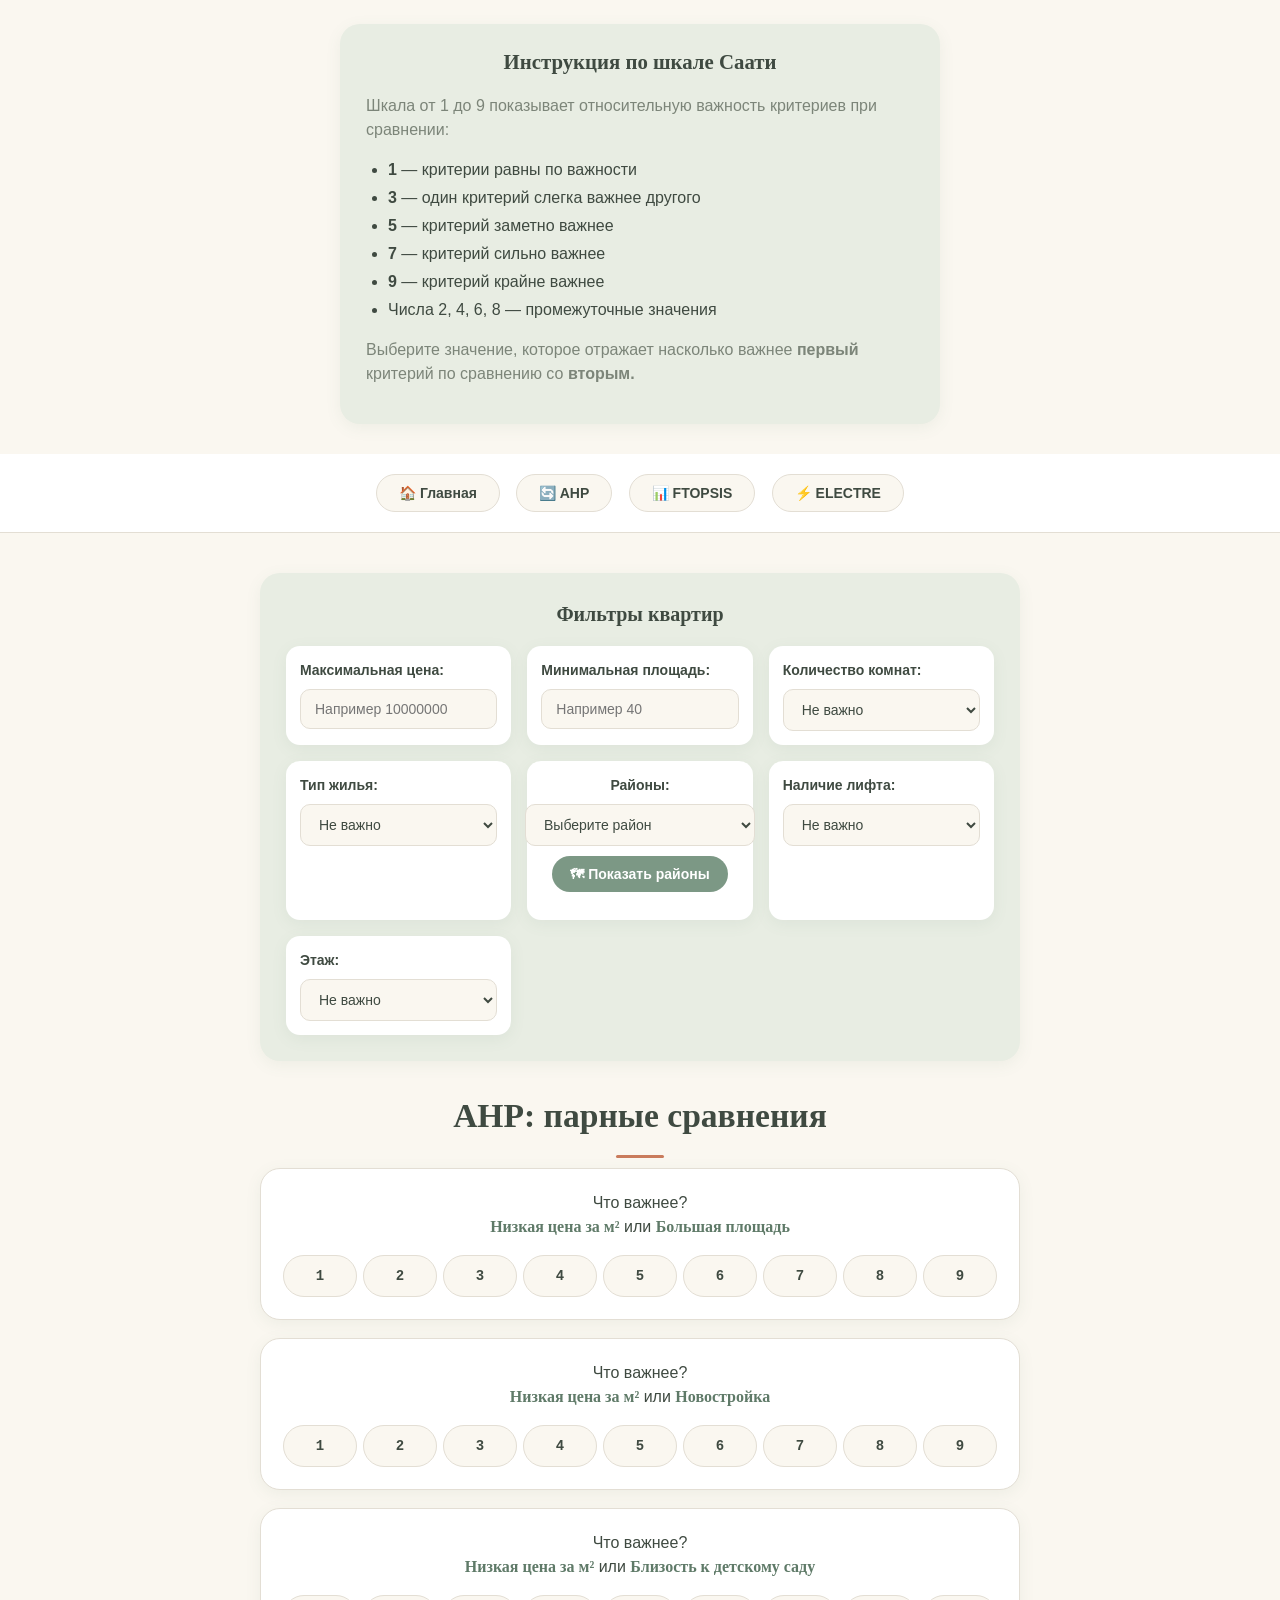
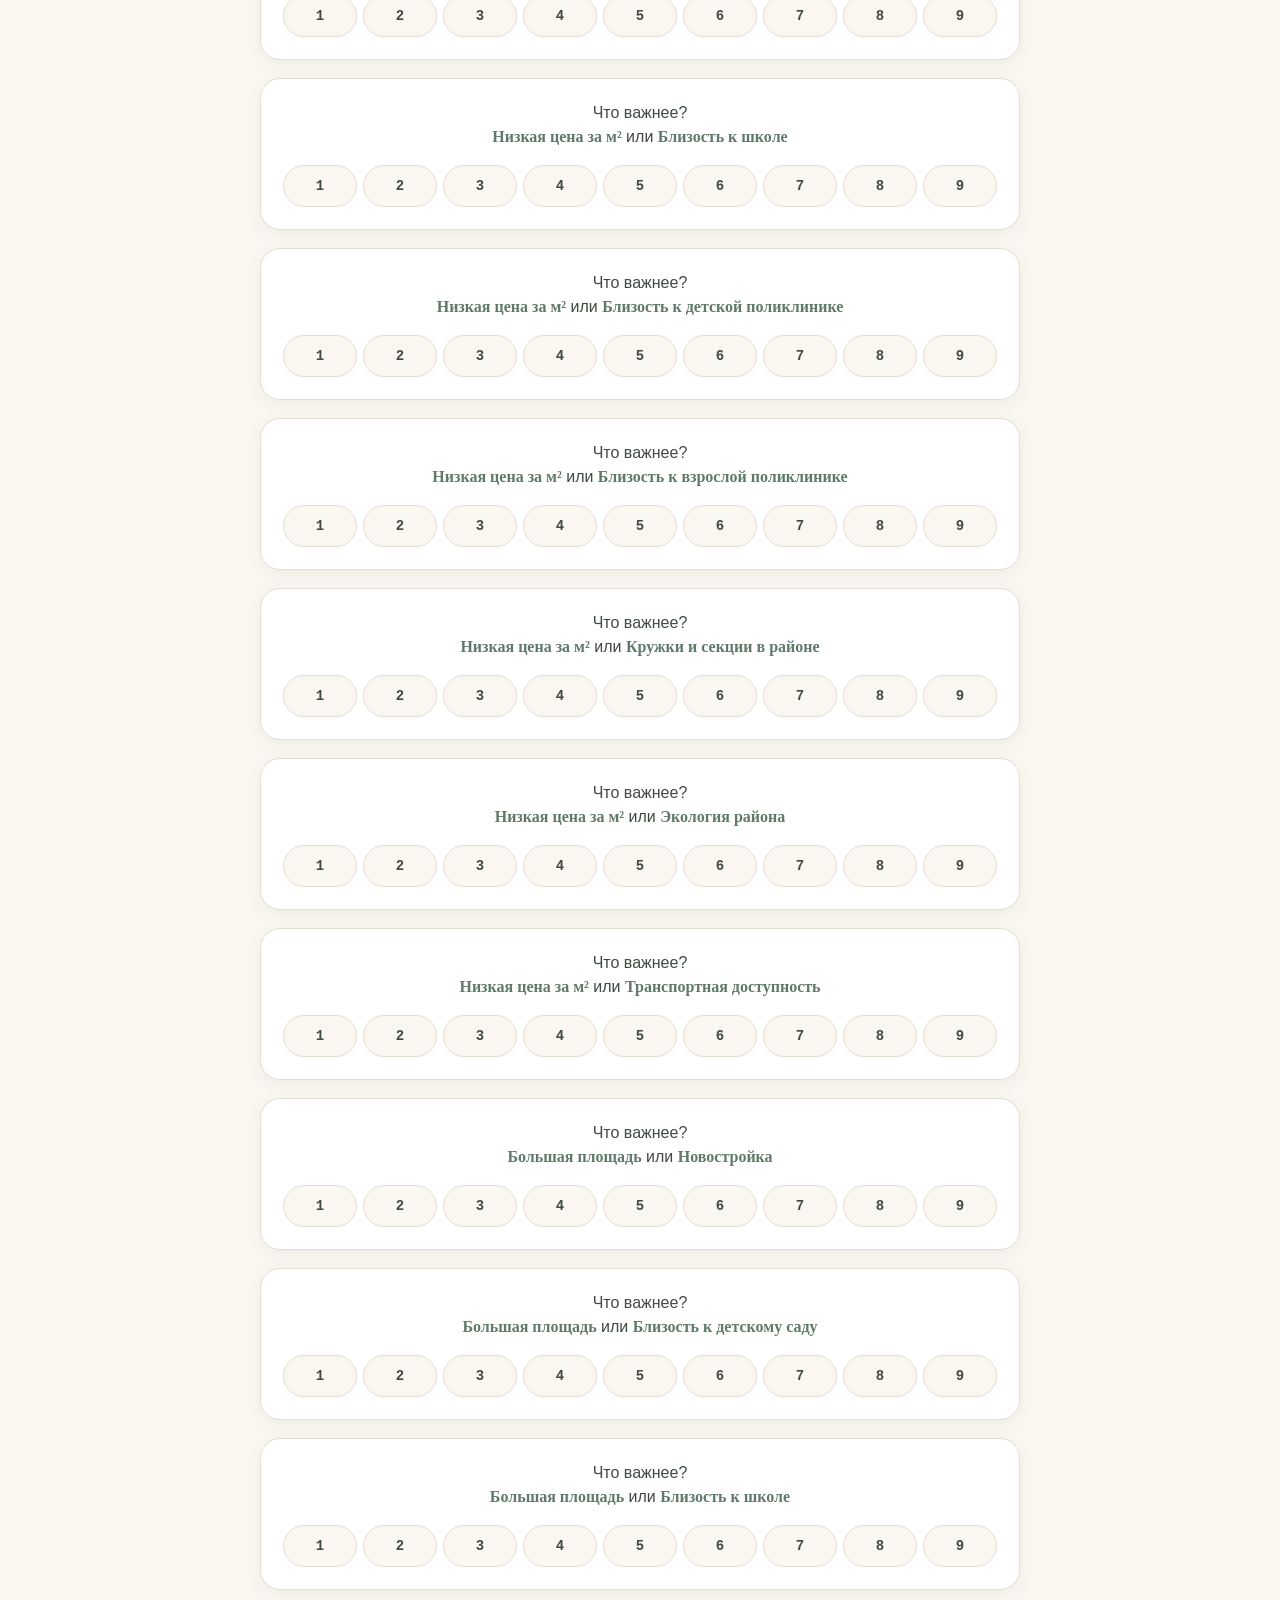
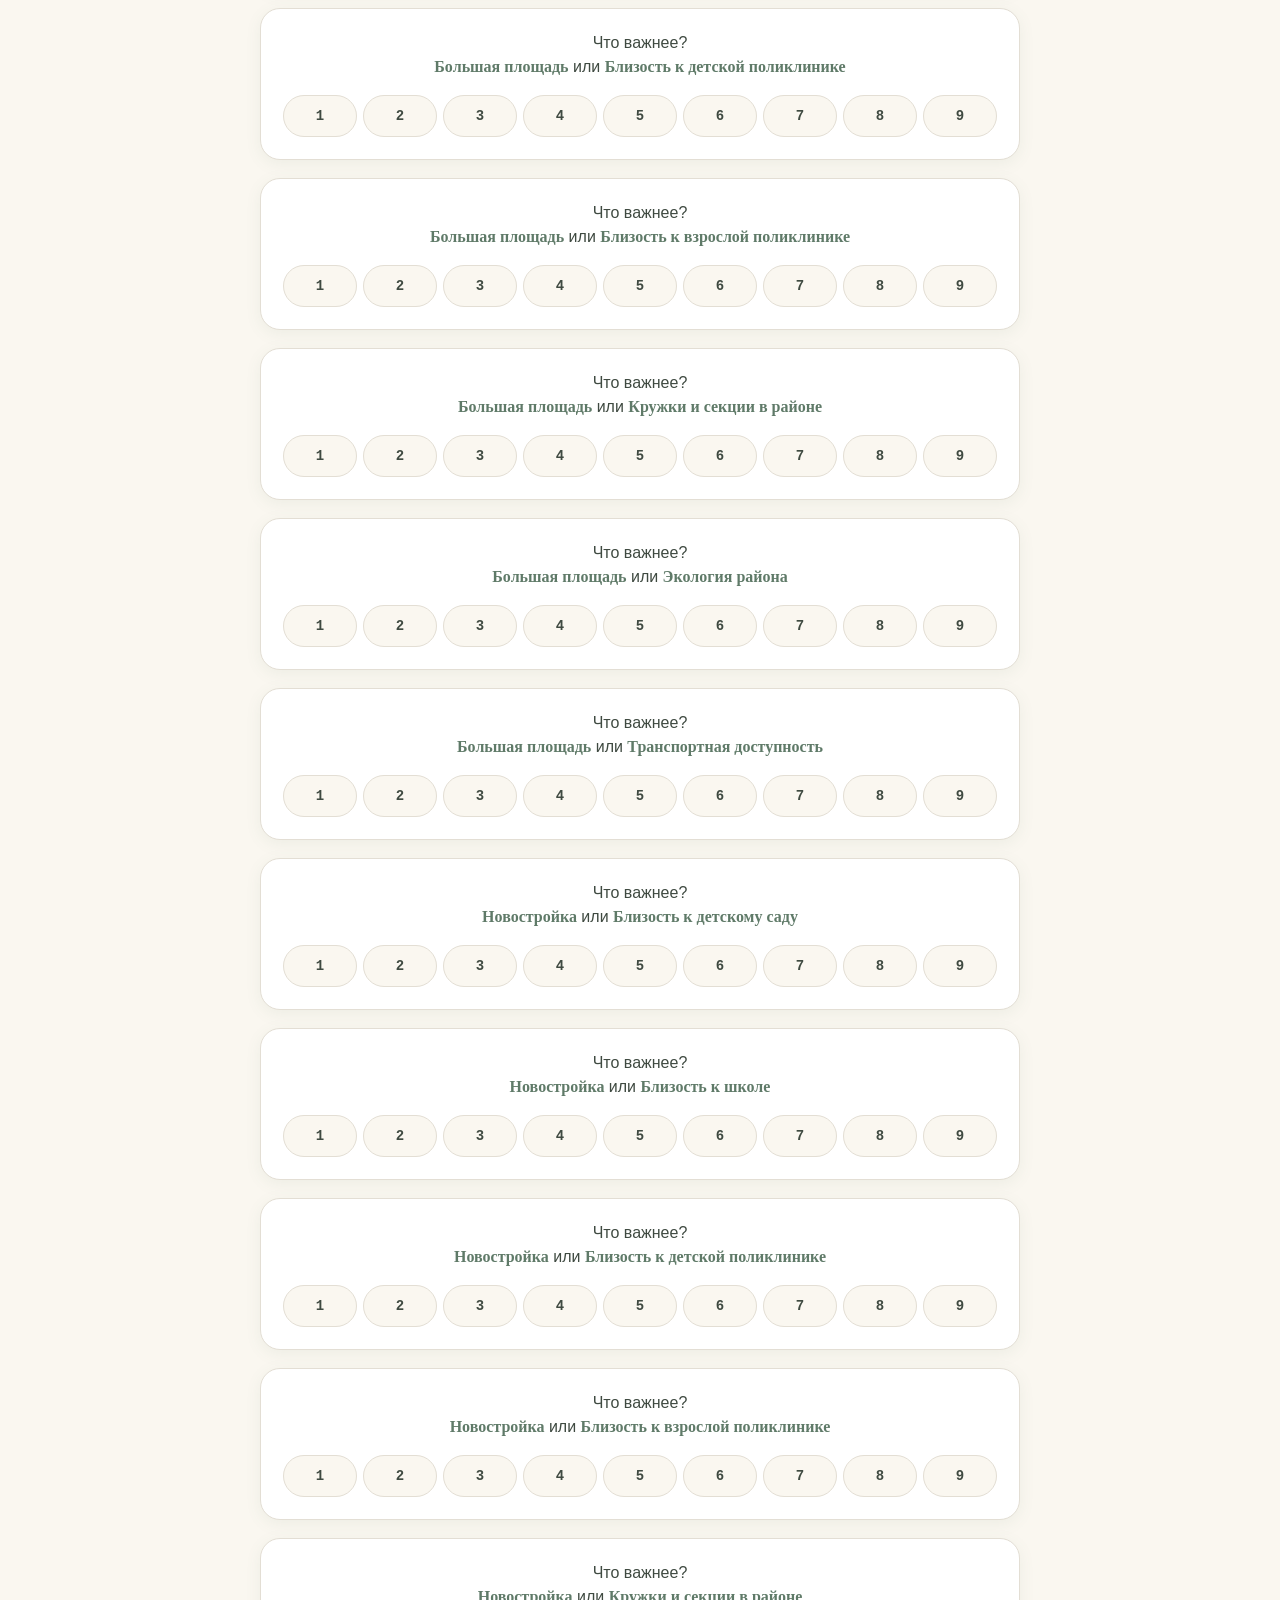
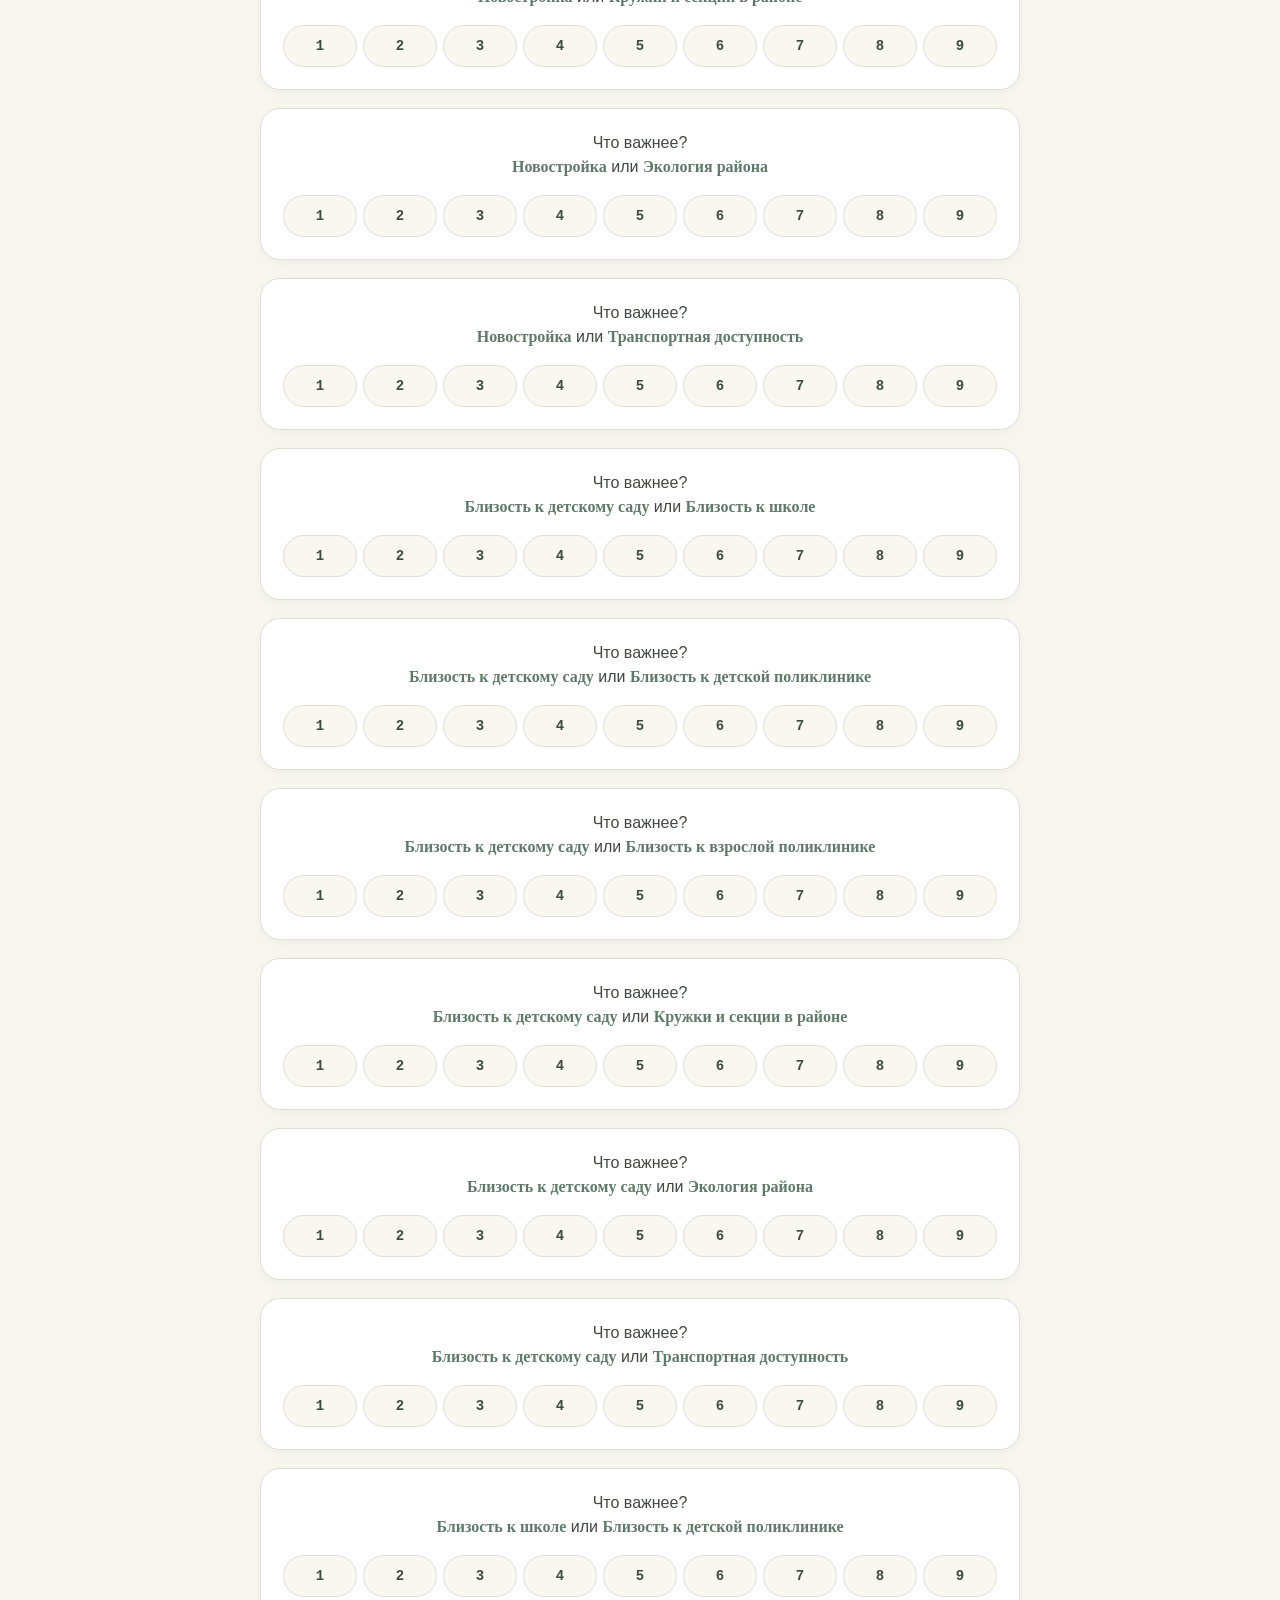
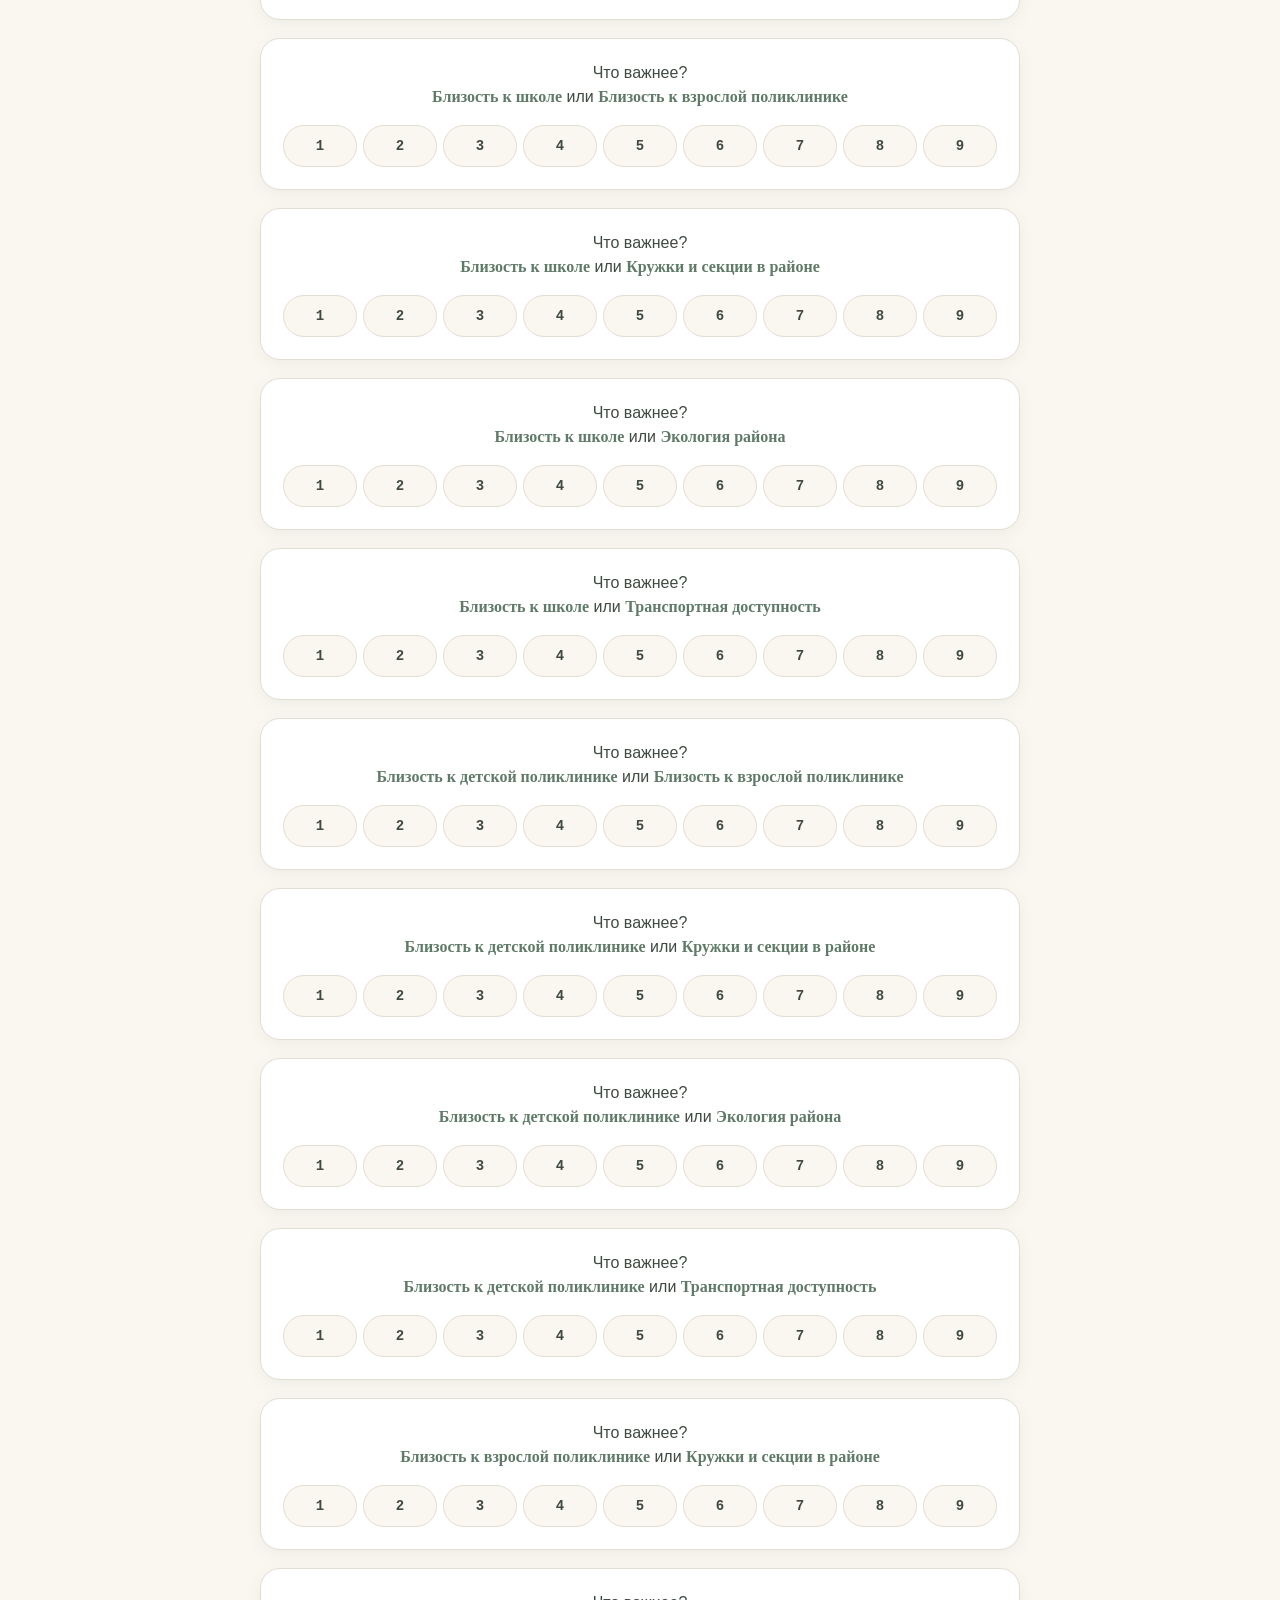
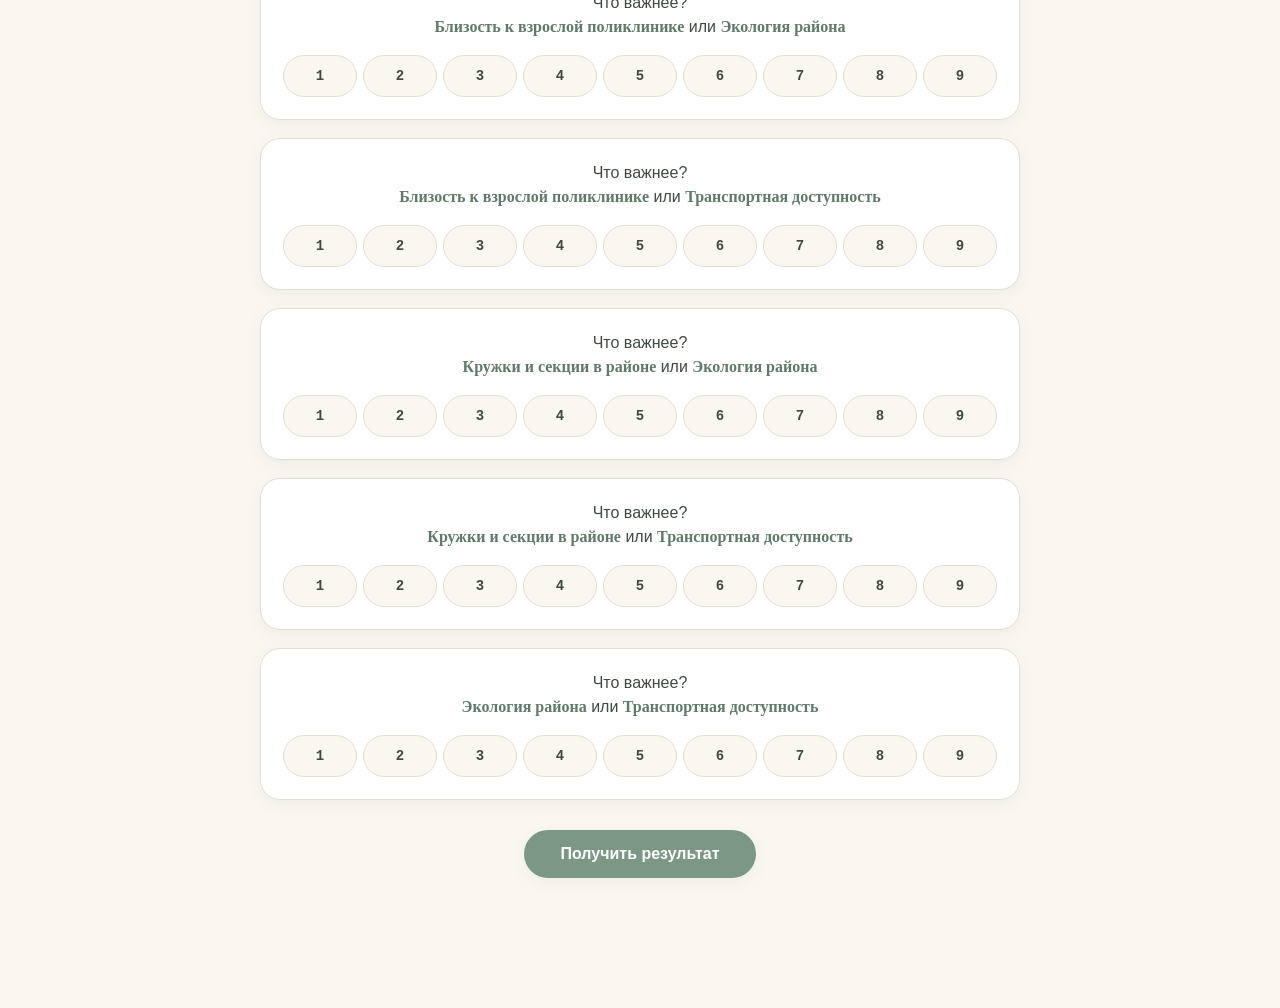
<file: templates/ahp.html>
<!DOCTYPE html>
<html lang="ru">
<head>
  <meta charset="UTF-8">
  <title>AHP опрос</title>
  <link rel="stylesheet" href="/static/style.css">

</head>
<body>

<div class="instructions">
  <h2>Инструкция по шкале Саати</h2>
  <p>
    Шкала от 1 до 9 показывает относительную важность критериев при сравнении:
  </p>
  <ul>
    <li><b>1</b> — критерии равны по важности</li>
    <li><b>3</b> — один критерий слегка важнее другого</li>
    <li><b>5</b> — критерий заметно важнее</li>
    <li><b>7</b> — критерий сильно важнее</li>
    <li><b>9</b> — критерий крайне важнее</li>
    <li>Числа 2, 4, 6, 8 — промежуточные значения</li>
  </ul>
  <p>Выберите значение, которое отражает насколько важнее <b>первый</b> критерий по сравнению со <b>вторым.</b></p>
</div>

<div class="nav">
  <button onclick="location.href='/'">🏠 Главная</button>
  <button onclick="location.href='/ahp'">🔄 AHP</button>
  <button onclick="location.href='/ftopsis'">📊 FTOPSIS</button>
  <button onclick="location.href='/electre'">⚡ ELECTRE</button>
</div>

<div class="container">
  
<div class="filter-section">
  <h2 style="margin-top: 0; text-align: center;">Фильтры квартир</h2>
  
   <div class="filter-grid">
    <div class="filter-item">
      <label>Максимальная цена:</label>
      <input type="number" id="maxPrice" placeholder="Например 10000000" min="500000" max="15000000">
    </div>

    <div class="filter-item">
      <label>Минимальная площадь:</label>
      <input type="number" id="minArea" placeholder="Например 40" min="30" max="150">
    </div>

    <div class="filter-item">
      <label>Количество комнат:</label>
      <select id="rooms">
        <option value="">Не важно</option>
        <option value="1">1 комната</option>
        <option value="2">2 комнаты</option>
        <option value="3">3 комнаты</option>
        <option value="4">4+ комнаты</option>
      </select>
    </div>

    <div class="filter-item">
      <label>Тип жилья:</label>
      <select id="housingType">
        <option value="">Не важно</option>
        <option value="1">Новостройка</option>
        <option value="0">Вторичное жильё</option>
      </select>
    </div>

    <div class="filter-item district-filter">
  <label>Районы:</label>

  <div class="district-controls">

    <select id="districtSelect">
      <option value="">Выберите район</option>

      <option value="Юго-Запад">Юго-Запад</option>
      <option value="Европейские улочки">Европейские улочки</option>
      <option value="Метроград">Метроград</option>
      <option value="Парк победы">Парк победы</option>
      <option value="Лепсе">Лепсе</option>
      <option value="Филейка">Филейка</option>
      <option value="Ганино">Ганино</option>
      <option value="Старый центр">Старый центр</option>
      <option value="Новый центр">Новый центр</option>
      <option value="Дружба">Дружба</option>
      <option value="Чистые пруды">Чистые пруды</option>
      <option value="Цирк">Цирк</option>
      <option value="Зональный">Зональный</option>
      <option value="Коминтерн">Коминтерн</option>
      <option value="Нововятск">Нововятск</option>
    </select>

    <button type="button" id="showDistrictMapBtn">
      🗺 Показать районы
    </button>
  </div>

  <div id="selectedDistricts" class="selected-districts"></div>
</div>

    <div class="filter-item">
      <label>Наличие лифта:</label>
      <select id="hasElevator">
        <option value="">Не важно</option>
        <option value="true">Есть лифт</option>
        <option value="false">Без лифта</option>
      </select>
    </div>

    <div class="filter-item">
      <label>Этаж:</label>
      <select id="floorType">
        <option value="">Не важно</option>
        <option value="not_first">Не первый этаж</option>
        <option value="not_last">Не последний этаж</option>
        <option value="middle">Средние этажи</option>
      </select>
    </div>
  </div>
</div>
  

<h1>AHP: парные сравнения</h1>

<div id="form"></div>


<div style="text-align:center; margin-top:20px;">
    <button id="submitBtn" onclick="submitData()">
        Получить результат
    </button>

    <button id="refreshBtn" onclick="refreshResults()" style="display:none;">
        🔄 Пройти заново 
    </button>
</div>
<div id="result"></div>

</div>
<div id="districtMapModal" class="district-modal">
  <div class="district-modal-content">

    <button class="close-modal" onclick="closeDistrictMap()">
      ✕
    </button>

    <h3>Районы города</h3>

    <img
      src="/static/images/districts-map.png"
      alt="Карта районов"
      class="district-map-image"
    >
  </div>
</div>

<script src="/static/js/ahp.js"></script>
</body>
</html>
</file>
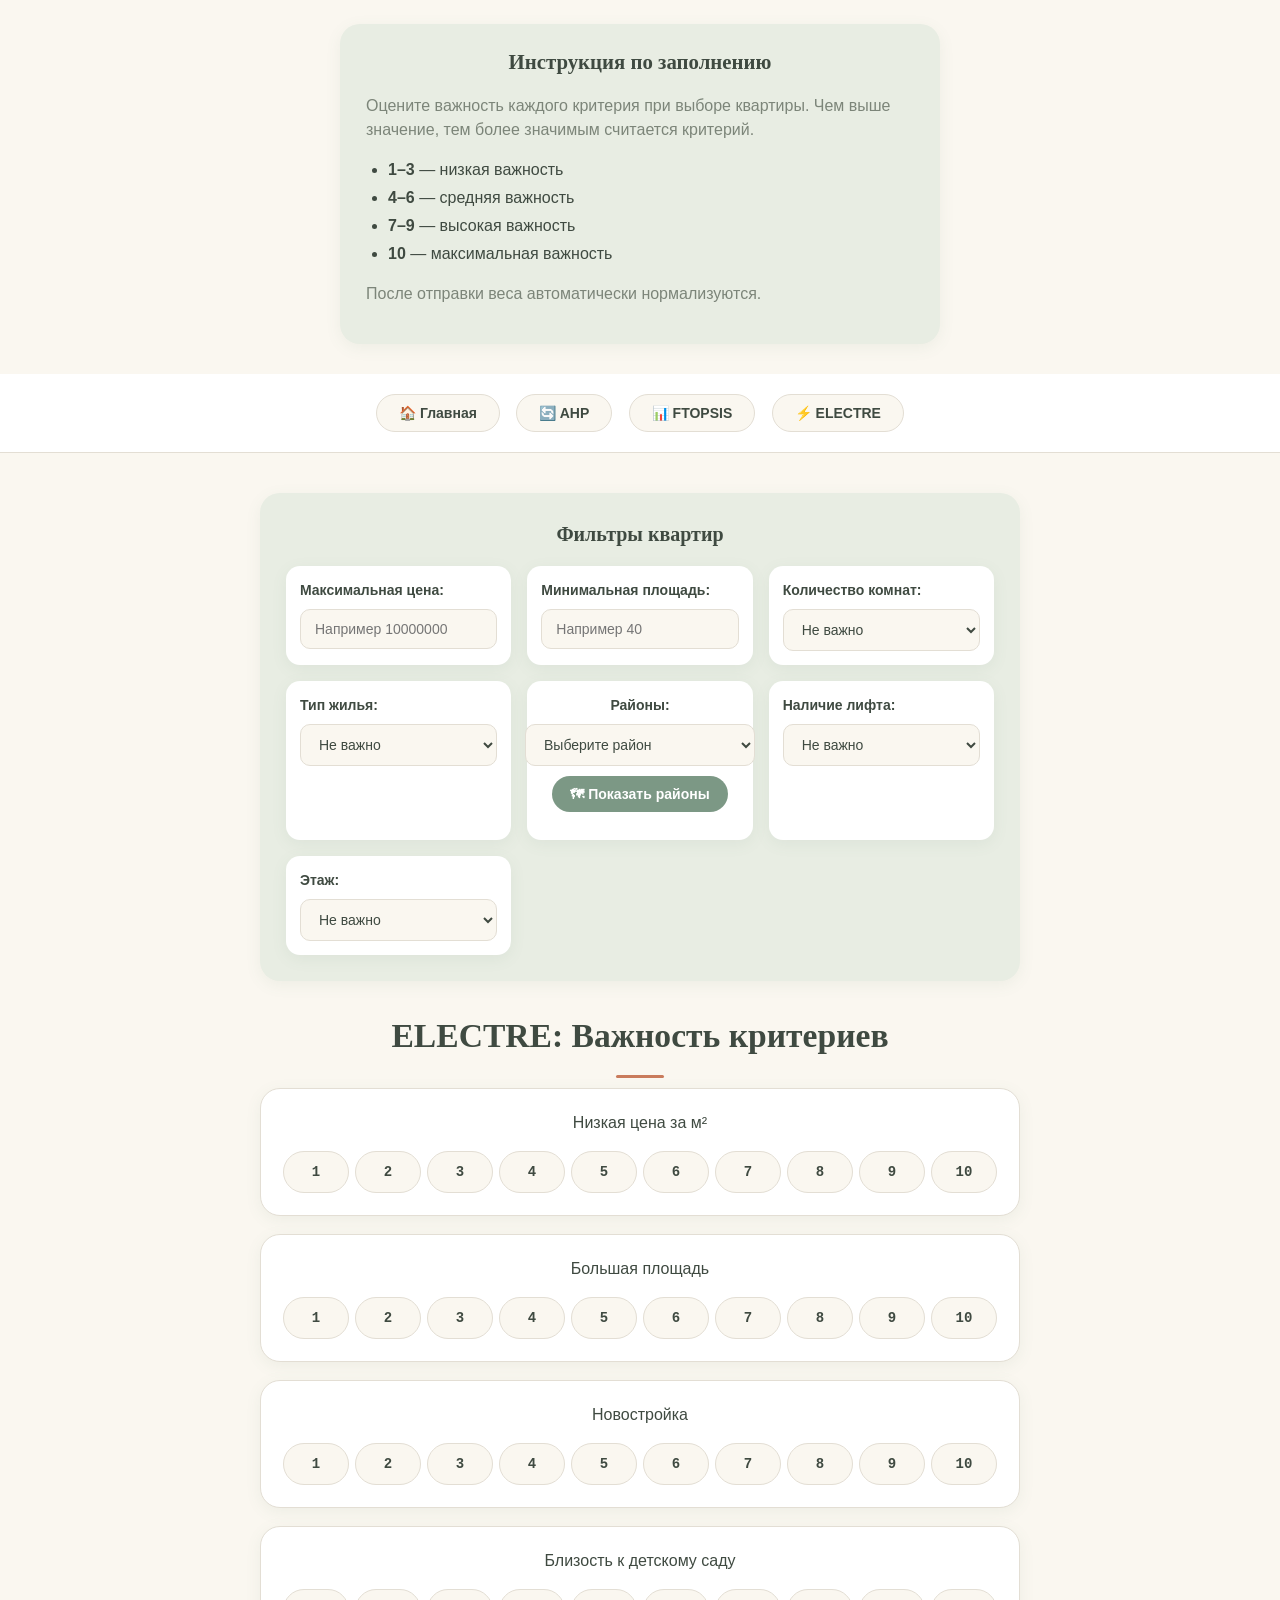
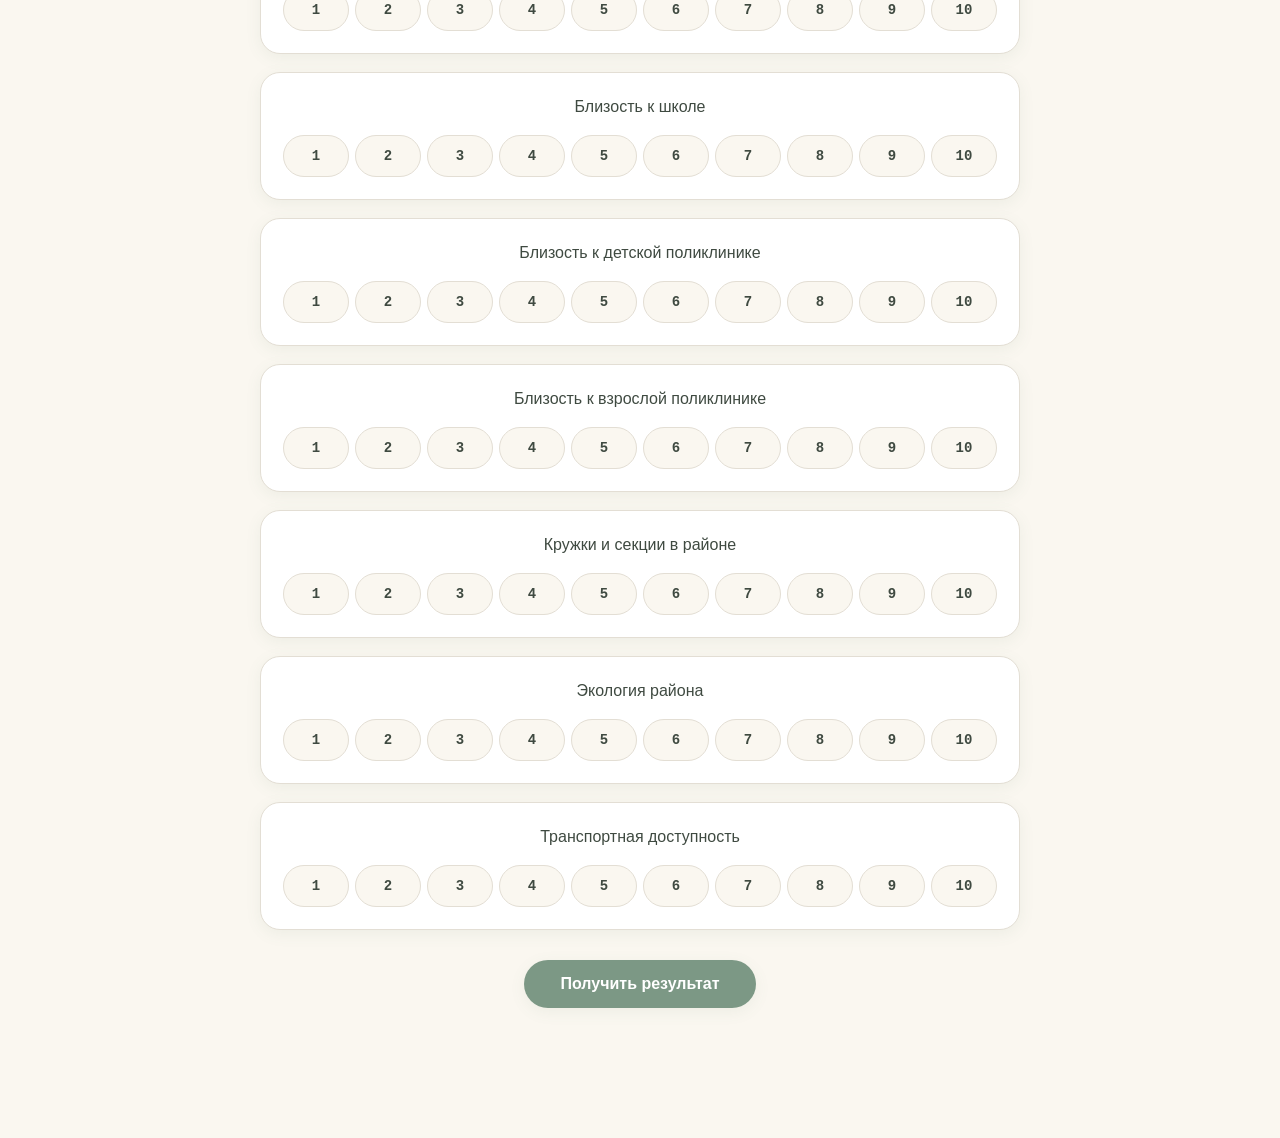
<file: templates/electre.html>
<!DOCTYPE html>
<html lang="ru">
<head>
<meta charset="UTF-8">
<title>ELECTRE</title>
<link rel="stylesheet" href="/static/style.css">
</head>
<body>

<div class="instructions">
  <h2>Инструкция по заполнению</h2>
  <p>
    Оцените важность каждого критерия при выборе квартиры.
    Чем выше значение, тем более значимым считается критерий.
  </p>
  <ul>
    <li><b>1–3</b> — низкая важность</li>
    <li><b>4–6</b> — средняя важность</li>
    <li><b>7–9</b> — высокая важность</li>
    <li><b>10</b> — максимальная важность</li>
  </ul>
  <p>После отправки веса автоматически нормализуются.</p>
</div>

<div class="nav">
  <button onclick="location.href='/'">🏠 Главная</button>
  <button onclick="location.href='/ahp'">🔄 AHP</button>
  <button onclick="location.href='/ftopsis'">📊 FTOPSIS</button>
  <button onclick="location.href='/electre'">⚡ ELECTRE</button>
</div>

<div class="container">
  <div class="filter-section">
  <h2 style="margin-top: 0; text-align: center;">Фильтры квартир</h2>

  <div class="filter-grid">

    <div class="filter-item">
      <label>Максимальная цена:</label>
      <input type="number" id="maxPrice"
             placeholder="Например 10000000"
             min="500000" max="15000000">
    </div>

    <div class="filter-item">
      <label>Минимальная площадь:</label>
      <input type="number" id="minArea"
             placeholder="Например 40"
             min="30" max="200">
    </div>

    <div class="filter-item">
      <label>Количество комнат:</label>
      <select id="rooms">
        <option value="">Не важно</option>
        <option value="1">1 комната</option>
        <option value="2">2 комнаты</option>
        <option value="3">3 комнаты</option>
        <option value="4">4+ комнаты</option>
      </select>
    </div>

    <div class="filter-item">
      <label>Тип жилья:</label>
      <select id="housingType">
        <option value="">Не важно</option>
        <option value="1">Новостройка</option>
        <option value="0">Вторичное жильё</option>
      </select>
    </div>

    <div class="filter-item district-filter">
  <label>Районы:</label>

  <div class="district-controls">

    <select id="districtSelect">
      <option value="">Выберите район</option>

      <option value="Юго-Запад">Юго-Запад</option>
      <option value="Европейские улочки">Европейские улочки</option>
      <option value="Метроград">Метроград</option>
      <option value="Парк победы">Парк победы</option>
      <option value="Лепсе">Лепсе</option>
      <option value="Филейка">Филейка</option>
      <option value="Ганино">Ганино</option>
      <option value="Старый центр">Старый центр</option>
      <option value="Новый центр">Новый центр</option>
      <option value="Дружба">Дружба</option>
      <option value="Чистые пруды">Чистые пруды</option>
      <option value="Цирк">Цирк</option>
      <option value="Зональный">Зональный</option>
      <option value="Коминтерн">Коминтерн</option>
      <option value="Нововятск">Нововятск</option>
    </select>

    <button type="button" id="showDistrictMapBtn">
      🗺 Показать районы
    </button>
  </div>

  <div id="selectedDistricts" class="selected-districts"></div>
</div>

    <div class="filter-item">
      <label>Наличие лифта:</label>
      <select id="hasElevator">
        <option value="">Не важно</option>
        <option value="true">Есть лифт</option>
        <option value="false">Без лифта</option>
      </select>
    </div>

    <div class="filter-item">
      <label>Этаж:</label>
      <select id="floorType">
        <option value="">Не важно</option>
        <option value="not_first">Не первый этаж</option>
        <option value="not_last">Не последний этаж</option>
        <option value="middle">Средние этажи</option>
      </select>
    </div>

  </div>
</div>
  <h1>ELECTRE: Важность критериев</h1>
  <div id="form"></div>
  <button id="submitBtn" onclick="submitElectre()">Получить результат</button>
  
  <div id="result"></div>
  <div id="districtMapModal" class="district-modal">
  <div class="district-modal-content">

    <button class="close-modal" onclick="closeDistrictMap()">
      ✕
    </button>

    <h3>Районы города</h3>

    <img
      src="/static/images/districts-map.png"
      alt="Карта районов"
      class="district-map-image"
    >
  </div>
</div>
  <script src="/static/js/electre.js"></script>
</div>
</body>
</html>
</file>
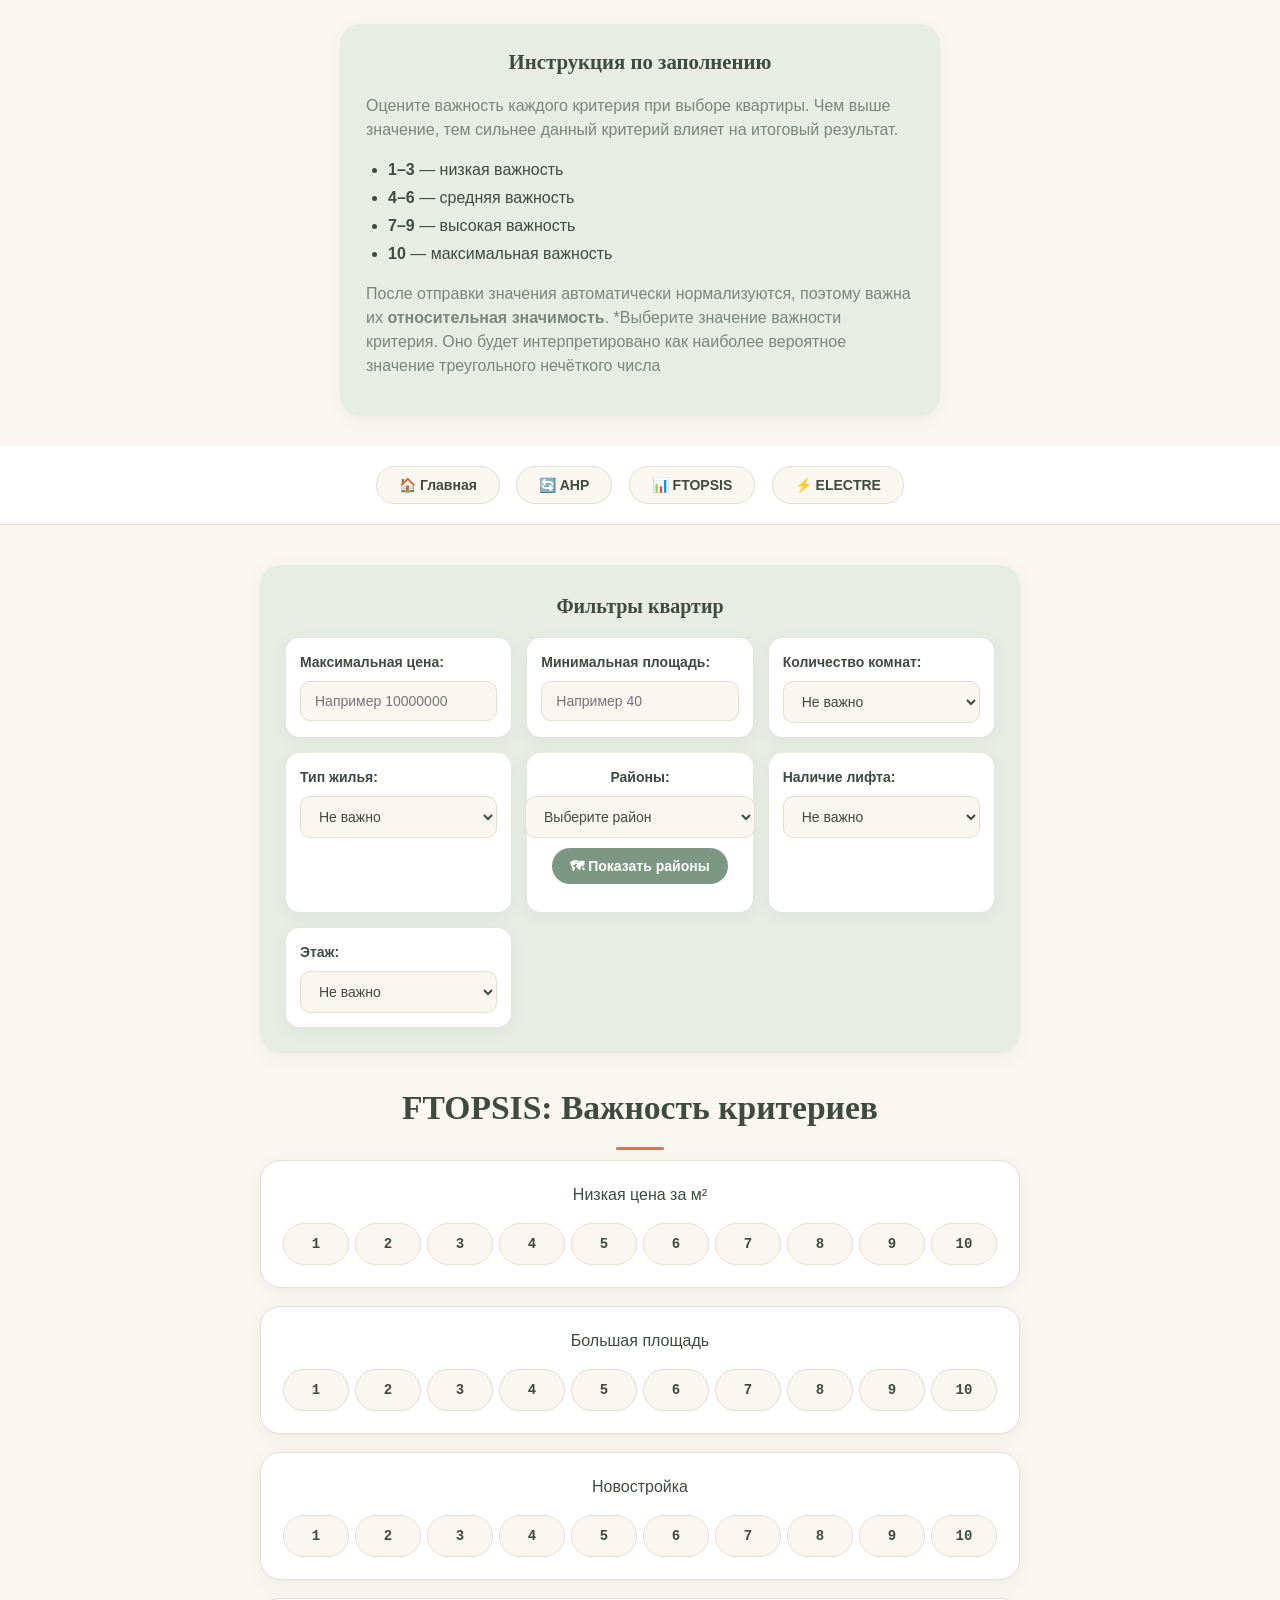
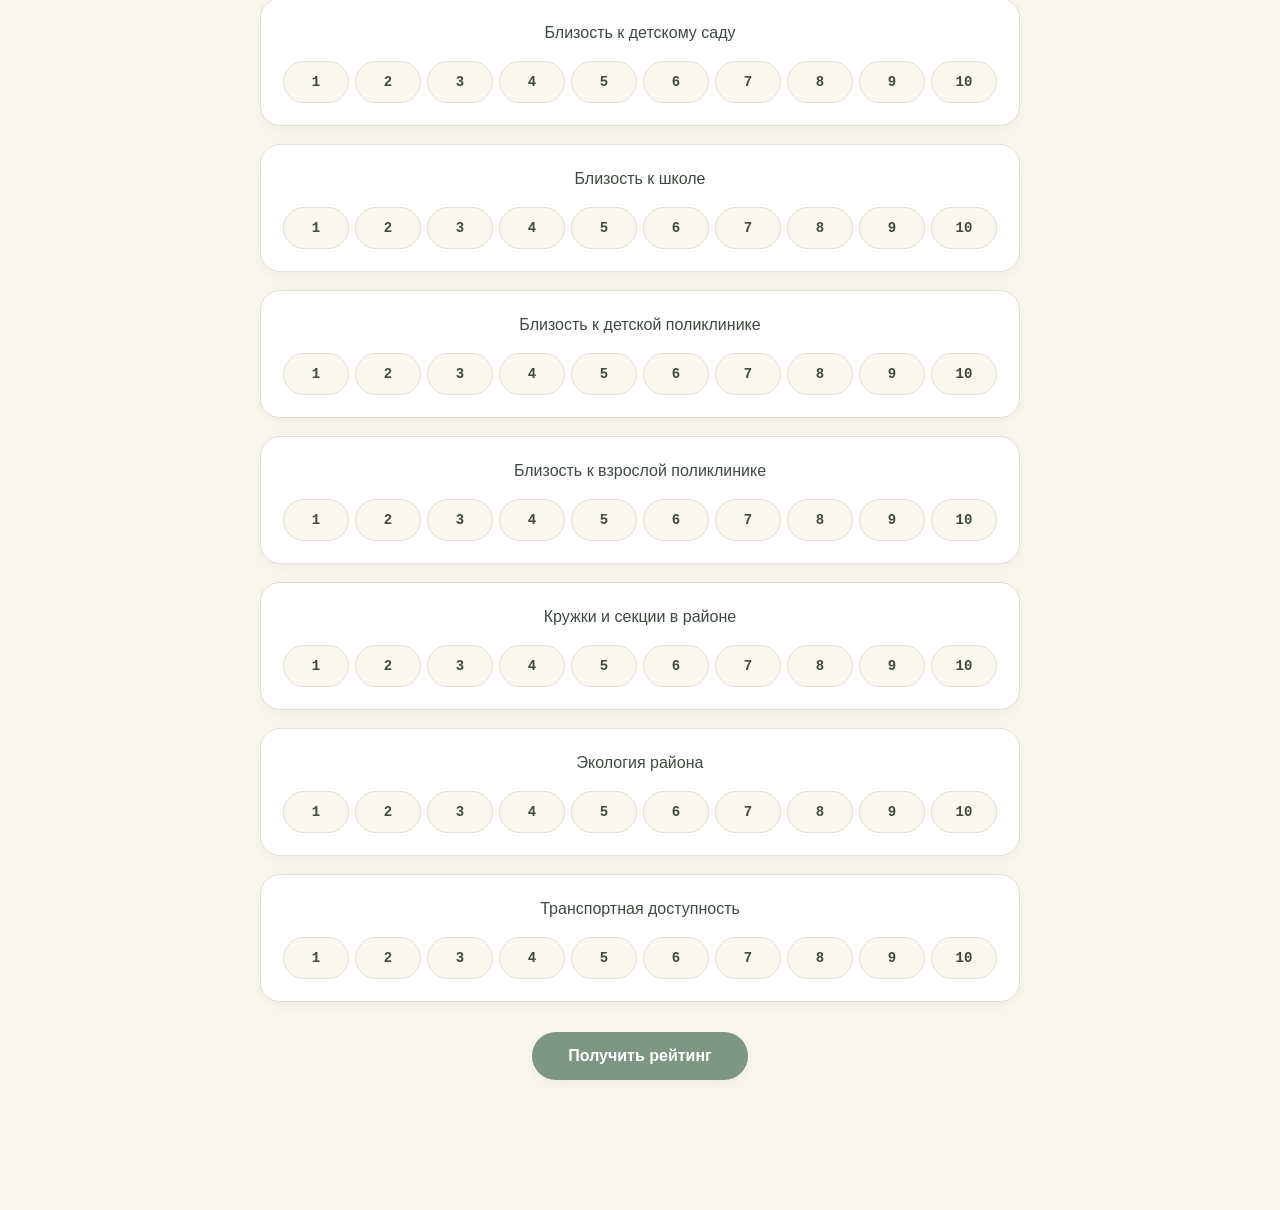
<file: templates/ftopsis.html>
<!DOCTYPE html>
<html lang="ru">
<head>
    <meta charset="UTF-8">
    <title>FTOPSIS</title>
    <link rel="stylesheet" href="/static/style.css">
</head>
<body>

<!-- Инструкция -->
<div class="instructions">
    <h2>Инструкция по заполнению</h2>
    <p>
        Оцените важность каждого критерия при выборе квартиры.
        Чем выше значение, тем сильнее данный критерий влияет на итоговый результат.
    </p>
    <ul>
        <li><b>1–3</b> — низкая важность</li>
        <li><b>4–6</b> — средняя важность</li>
        <li><b>7–9</b> — высокая важность</li>
        <li><b>10</b> — максимальная важность</li>
    </ul>
    <p>
        После отправки значения автоматически нормализуются, поэтому важна их
        <b>относительная значимость</b>.
        *Выберите значение важности критерия. Оно будет интерпретировано как наиболее вероятное значение треугольного нечёткого числа
    </p>
</div>

<!-- Навигация -->
<div class="nav">
    <button onclick="location.href='/'">🏠 Главная</button>
    <button onclick="location.href='/ahp'">🔄 AHP</button>
    <button onclick="location.href='/ftopsis'">📊 FTOPSIS</button>
    <button onclick="location.href='/electre'">⚡ ELECTRE</button>
</div>


<div class="container">

    <div class="filter-section">
  <h2 style="margin-top: 0; text-align: center;">Фильтры квартир</h2>

  <div class="filter-grid">

    <div class="filter-item">
      <label>Максимальная цена:</label>
      <input type="number" id="maxPrice" placeholder="Например 10000000" min="500000" max="15000000">
    </div>

    <div class="filter-item">
      <label>Минимальная площадь:</label>
      <input type="number" id="minArea" placeholder="Например 40" min="30" max="200">
    </div>

    <div class="filter-item">
      <label>Количество комнат:</label>
      <select id="rooms">
        <option value="">Не важно</option>
        <option value="1">1 комната</option>
        <option value="2">2 комнаты</option>
        <option value="3">3 комнаты</option>
        <option value="4">4+ комнаты</option>
      </select>
    </div>

    <div class="filter-item">
      <label>Тип жилья:</label>
      <select id="housingType">
        <option value="">Не важно</option>
        <option value="1">Новостройка</option>
        <option value="0">Вторичное жильё</option>
      </select>
    </div>

    <!-- <div class="filter-item">
      <label>Район:</label>
      <select id="district">
        <option value="">Не важно</option>
        <option value="Юго-Запад">Юго-Запад</option>
        <option value="Европейские улочки">Европейские улочки</option>
        <option value="Метроград">Метроград</option>
        <option value="Парк победы">Парк победы</option>
        <option value="Лепсе">Лепсе</option>
        <option value="Филейка">Филейка</option>
        <option value="Ганино">Ганино</option>
        <option value="Старый центр">Старый центр</option>
        <option value="Новый центр">Новый центр</option>
        <option value="Дружба">Дружба</option>
        <option value="Чистые пруды">Чистые пруды</option>
        <option value="Цирк">Цирк</option>
        <option value="Зональный">Зональный</option>
        <option value="Коминтерн">Коминтерн</option>
        <option value="Нововятск">Нововятск</option>
      </select>
    </div> -->


    <div class="filter-item district-filter">
  <label>Районы:</label>

  <div class="district-controls">

    <select id="districtSelect">
      <option value="">Выберите район</option>

      <option value="Юго-Запад">Юго-Запад</option>
      <option value="Европейские улочки">Европейские улочки</option>
      <option value="Метроград">Метроград</option>
      <option value="Парк победы">Парк победы</option>
      <option value="Лепсе">Лепсе</option>
      <option value="Филейка">Филейка</option>
      <option value="Ганино">Ганино</option>
      <option value="Старый центр">Старый центр</option>
      <option value="Новый центр">Новый центр</option>
      <option value="Дружба">Дружба</option>
      <option value="Чистые пруды">Чистые пруды</option>
      <option value="Цирк">Цирк</option>
      <option value="Зональный">Зональный</option>
      <option value="Коминтерн">Коминтерн</option>
      <option value="Нововятск">Нововятск</option>
    </select>

    <button type="button" id="showDistrictMapBtn">
      🗺 Показать районы
    </button>
  </div>

  <div id="selectedDistricts" class="selected-districts"></div>
</div>


    <div class="filter-item">
      <label>Наличие лифта:</label>
      <select id="hasElevator">
        <option value="">Не важно</option>
        <option value="true">Есть лифт</option>
        <option value="false">Без лифта</option>
      </select>
    </div>

     <div class="filter-item">
      <label>Этаж:</label>
      <select id="floorType">
        <option value="">Не важно</option>
        <option value="not_first">Не первый этаж</option>
        <option value="not_last">Не последний этаж</option>
        <option value="middle">Средние этажи</option>
      </select>
    </div>

  </div>
</div>
    
    <h1>FTOPSIS: Важность критериев</h1>
    <div id="form"></div>
    <button id="submitBtn" onclick="submitFTOPSIS()">Получить рейтинг</button>
    
    <div id="result"></div>
    <div id="districtMapModal" class="district-modal">
  <div class="district-modal-content">

    <button class="close-modal" onclick="closeDistrictMap()">
      ✕
    </button>

    <h3>Районы города</h3>

    <img
      src="/static/images/districts-map.png"
      alt="Карта районов"
      class="district-map-image"
    >
  </div>
</div>
    <script src="/static/js/ftopsis.js"></script>
</div>

</body>
</html>
</file>
<file: static/style.css>
/* ============================================
   ДИЗАЙН-ТОКЕНЫ
   ============================================ */
:root {
  /* Палитра: тёплый шалфей + крем + терракота */
  --color-bg: #FAF7F0;           /* кремовый фон */
  --color-surface: #FFFFFF;       /* карточки */
  --color-surface-soft: #E8EDE3;  /* мягкий шалфейный фон */
  --color-primary: #7C9885;       /* глубокий шалфей — основной акцент */
  --color-primary-dark: #5F7A68;  /* шалфей темнее для hover */
  --color-secondary: #D4C5B9;     /* тёплый таупе */
  --color-accent: #C97B5C;        /* терракота — выбранные состояния */
  --color-text: #3F4A41;          /* тёмно-зелёно-серый текст */
  --color-text-soft: #7C8579;     /* приглушённый текст */
  --color-border: #E3DED4;        /* мягкие границы */

  --radius-lg: 20px;
  --radius-md: 14px;
  --radius-sm: 10px;
  --radius-pill: 999px;

  --shadow-soft: 0 4px 16px rgba(95, 122, 104, 0.08);
  --shadow-lift: 0 8px 24px rgba(95, 122, 104, 0.14);

  --font-display: 'Fraunces', Georgia, serif;
  --font-body: 'Inter', -apple-system, sans-serif;
  --font-mono: 'JetBrains Mono', monospace;
}

* {
  box-sizing: border-box;
}

body {
  font-family: var(--font-body);
  background: var(--color-bg);
  color: var(--color-text);
  margin: 0;
  line-height: 1.5;
}

/* ============================================
   ОБЩИЙ КОНТЕЙНЕР
   ============================================ */
.container {
  max-width: 800px;
  margin: 40px auto;
  padding: 0 20px 60px;
}

h1 {
  font-family: var(--font-display);
  font-weight: 600;
  text-align: center;
  margin: 30px 0 10px;
  font-size: 2.1rem;
  color: var(--color-text);
}

h1::after {
  content: '';
  display: block;
  width: 48px;
  height: 3px;
  background: var(--color-accent);
  border-radius: var(--radius-pill);
  margin: 14px auto 0;
}

h2 {
  font-family: var(--font-display);
  font-weight: 600;
  color: var(--color-text);
}

/* ============================================
   НАВИГАЦИЯ
   ============================================ */
.nav {
  text-align: center;
  padding: 16px 0;
  background: var(--color-surface);
  border-bottom: 1px solid var(--color-border);
  position: sticky;
  top: 0;
  z-index: 50;
}

.nav button {
  margin: 4px 6px;
  padding: 10px 22px;
  font-family: var(--font-body);
  font-size: 14px;
  font-weight: 600;
  border: 1px solid var(--color-border);
  border-radius: var(--radius-pill);
  background: var(--color-bg);
  color: var(--color-text);
  cursor: pointer;
  transition: all 0.2s ease;
}

.nav button:hover {
  background: var(--color-primary);
  color: #fff;
  border-color: var(--color-primary);
  transform: translateY(-1px);
}

/* ============================================
   ИНСТРУКЦИЯ
   ============================================ */
.instructions {
  background: var(--color-surface-soft);
  padding: 22px 26px;
  border-radius: var(--radius-lg);
  margin: 24px auto 30px;
  max-width: 600px;
  box-shadow: var(--shadow-soft);
}

.instructions h2 {
  text-align: center;
  margin-top: 0;
  font-size: 1.3rem;
}

.instructions ul {
  margin: 12px auto;
  padding-left: 22px;
}

.instructions li {
  margin-bottom: 4px;
}

.instructions p {
  color: var(--color-text-soft);
}

/* ============================================
   КАРТОЧКА ВОПРОСА (попарные сравнения / веса)
   ============================================ */
.pair {
  background: var(--color-surface);
  border: 1px solid var(--color-border);
  border-radius: var(--radius-lg);
  padding: 22px;
  margin-bottom: 18px;
  box-shadow: var(--shadow-soft);
  transition: box-shadow 0.2s ease;
}

.pair:hover {
  box-shadow: var(--shadow-lift);
}

.pair-title {
  text-align: center;
  margin-bottom: 16px;
  font-size: 16px;
  font-weight: 500;
}

.pair-title b {
  color: var(--color-primary-dark);
  font-family: var(--font-display);
}

/* ============================================
   ШКАЛА ОЦЕНКИ — пилюли
   ============================================ */
.scale {
  display: grid;
  grid-template-columns: repeat(9, 1fr);
  gap: 6px;
}

.scale.ftopsis {
  grid-template-columns: repeat(10, 1fr);
}

.scale button {
  height: 42px;
  border-radius: var(--radius-pill);
  border: 1px solid var(--color-border);
  background: var(--color-bg);
  color: var(--color-text);
  cursor: pointer;
  font-family: var(--font-mono);
  font-weight: 600;
  font-size: 14px;
  transition: all 0.18s ease;
}

.scale button:hover {
  border-color: var(--color-primary);
  background: var(--color-surface-soft);
}

.scale button.selected {
  background: var(--color-accent);
  color: #fff;
  border-color: var(--color-accent);
  box-shadow: 0 4px 10px rgba(201, 123, 92, 0.35);
}

/* ============================================
   ФИЛЬТРЫ
   ============================================ */
.filter-section {
  background: var(--color-surface-soft);
  border-radius: var(--radius-lg);
  padding: 26px;
  margin-bottom: 28px;
  box-shadow: var(--shadow-soft);
}

.filter-section h2 {
  margin-top: 0;
  text-align: center;
  font-size: 1.25rem;
}

.filter-grid {
  display: grid;
  grid-template-columns: repeat(auto-fit, minmax(200px, 1fr));
  gap: 16px;
  margin-top: 14px;
}

.filter-item {
  display: flex;
  flex-direction: column;
  background: var(--color-surface);
  padding: 14px;
  border-radius: var(--radius-md);
  box-shadow: var(--shadow-soft);
}

label {
  font-weight: 600;
  margin-bottom: 8px;
  color: var(--color-text);
  font-size: 14px;
}

input, select {
  width: 100%;
  max-width: 100%;
  padding: 11px 14px;
  border-radius: var(--radius-sm);
  border: 1px solid var(--color-border);
  font-size: 14px;
  font-family: var(--font-body);
  background: var(--color-bg);
  box-sizing: border-box;
  color: var(--color-text);
}

input:focus, select:focus {
  outline: none;
  border-color: var(--color-primary);
  box-shadow: 0 0 0 3px rgba(124, 152, 133, 0.15);
}

/* ============================================
   КНОПКИ ДЕЙСТВИЙ
   ============================================ */
#submitBtn {
  display: block;
  margin: 30px auto;
  padding: 15px 36px;
  font-family: var(--font-body);
  font-size: 16px;
  font-weight: 700;
  background: var(--color-primary);
  color: #fff;
  border: none;
  border-radius: var(--radius-pill);
  cursor: pointer;
  transition: all 0.25s ease;
  box-shadow: var(--shadow-soft);
}

#submitBtn:hover {
  background: var(--color-primary-dark);
  transform: translateY(-2px);
  box-shadow: var(--shadow-lift);
}

#editBtn, #restartBtn, #saveSurvey {
  margin: 8px;
  padding: 12px 24px;
  border: none;
  border-radius: var(--radius-pill);
  cursor: pointer;
  font-size: 14px;
  font-weight: 600;
  transition: all 0.2s ease;
  font-family: var(--font-body);
}

#editBtn {
  background: var(--color-secondary);
  color: var(--color-text);
}

#restartBtn {
  background: var(--color-surface-soft);
  color: var(--color-text);
  border: 1px solid var(--color-border);
}

#saveSurvey {
  background: var(--color-primary);
  color: #fff;
}

#editBtn:hover, #restartBtn:hover, #saveSurvey:hover {
  transform: translateY(-2px);
  box-shadow: var(--shadow-soft);
}

/* кнопки уточнения CR */
.clarify-container {
  display: flex;
  justify-content: center;
  gap: 12px;
  flex-wrap: wrap;
  margin-top: 15px;
}

.clarify-btn {
  min-width: 90px;
  padding: 12px 18px;
  border: 1px solid var(--color-accent);
  border-radius: var(--radius-md);
  background: var(--color-surface);
  color: var(--color-accent);
  cursor: pointer;
  font-weight: 700;
  font-size: 14px;
  transition: 0.2s;
}

.clarify-btn:hover {
  background: var(--color-accent);
  color: #fff;
}

.cr-value {
  font-family: var(--font-mono);
  font-size: 12px;
  opacity: 0.8;
}

/* ============================================
   РЕЗУЛЬТАТЫ / КАРТОЧКИ КВАРТИР
   ============================================ */
#result {
  margin-top: 30px;
  text-align: center;
}

.card {
  background: var(--color-surface);
  border: 1px solid var(--color-border);
  border-radius: var(--radius-lg);
  padding: 22px;
  margin: 14px 0;
  box-shadow: var(--shadow-soft);
  text-align: left;
  transition: box-shadow 0.2s ease;
}

.card:hover {
  box-shadow: var(--shadow-lift);
}

.card h3 {
  font-family: var(--font-display);
  margin-top: 0;
  color: var(--color-primary-dark);
}

.card a {
  color: var(--color-accent);
  font-weight: 600;
  text-decoration: none;
}

.card a:hover {
  text-decoration: underline;
}

.top1 {
  border: 2px solid var(--color-accent);
  background: linear-gradient(135deg, #FFF9F4, #FFFFFF);
  position: relative;
}

.top1::before {
  content: '★ Лучший вариант';
  position: absolute;
  top: -12px;
  left: 20px;
  background: var(--color-accent);
  color: #fff;
  font-size: 12px;
  font-weight: 700;
  padding: 4px 12px;
  border-radius: var(--radius-pill);
}

/* ============================================
   РАЙОНЫ
   ============================================ */
.district-filter {
  display: flex;
  flex-direction: column;
  align-items: center;
}

.district-controls {
  display: flex;
  gap: 10px;
  align-items: center;
  justify-content: center;
  flex-wrap: wrap;
  width: 100%;
}

#districtSelect {
  min-width: 230px;
}

#showDistrictMapBtn {
  background: var(--color-primary);
  color: #fff;
  border: none;
  padding: 10px 18px;
  border-radius: var(--radius-pill);
  cursor: pointer;
  transition: 0.2s;
  font-weight: 600;
  font-size: 14px;
}

#showDistrictMapBtn:hover {
  background: var(--color-primary-dark);
  transform: translateY(-1px);
}

.selected-districts {
  margin-top: 14px;
  display: flex;
  flex-wrap: wrap;
  justify-content: center;
  gap: 10px;
  width: 100%;
}

.district-tag {
  background: var(--color-surface-soft);
  color: var(--color-primary-dark);
  border-radius: var(--radius-pill);
  padding: 8px 14px;
  display: flex;
  align-items: center;
  gap: 8px;
  font-size: 14px;
  font-weight: 600;
}

.remove-district {
  cursor: pointer;
  border: none;
  background: transparent;
  color: var(--color-accent);
  font-size: 16px;
  font-weight: bold;
  transition: 0.2s;
}

.remove-district:hover {
  transform: scale(1.15);
}

/* ============================================
   МОДАЛКА КАРТЫ
   ============================================ */
.district-modal {
  position: fixed;
  inset: 0;
  background: rgba(63, 74, 65, 0.55);
  display: none;
  align-items: center;
  justify-content: center;
  z-index: 9999;
}

.district-modal.active {
  display: flex;
}

.district-modal-content {
  background: var(--color-surface);
  border-radius: var(--radius-lg);
  padding: 24px;
  max-width: 900px;
  width: 90%;
  text-align: center;
  position: relative;
  animation: modalFade 0.25s ease;
}

.district-modal-content h3 {
  font-family: var(--font-display);
  margin-top: 0;
}

.district-map-image {
  width: 100%;
  max-height: 75vh;
  object-fit: contain;
  border-radius: var(--radius-md);
  margin-top: 16px;
}

.close-modal {
  position: absolute;
  right: 16px;
  top: 16px;
  border: none;
  background: var(--color-accent);
  color: #fff;
  width: 36px;
  height: 36px;
  border-radius: 50%;
  cursor: pointer;
  font-size: 16px;
}

.close-modal:hover {
  background: var(--color-primary-dark);
}

@keyframes modalFade {
  from { opacity: 0; transform: scale(0.94); }
  to   { opacity: 1; transform: scale(1); }
}

/* ============================================
   АДАПТИВНОСТЬ
   ============================================ */
@media (max-width: 600px) {
  .filter-grid {
    grid-template-columns: 1fr;
  }
  .scale {
    grid-template-columns: repeat(5, 1fr);
  }
  .scale.ftopsis {
    grid-template-columns: repeat(5, 1fr);
  }
  h1 {
    font-size: 1.6rem;
  }
}

/* =========================
   Пагинация результатов
   ========================= */

.pagination {
    display: flex;
    justify-content: center;
    align-items: center;
    gap: 8px;
    margin: 24px 0;
    flex-wrap: wrap;
}

.pagination button {
    min-width: 40px;
    height: 40px;
    border: 1px solid var(--color-border);
    background: var(--color-surface);
    border-radius: var(--radius-md);
    cursor: pointer;
    font-weight: 600;
    transition: 0.2s;
}

.pagination button:hover {
    background: var(--color-surface-soft);
}

.pagination button.active {
    background: var(--color-primary);
    color: white;
    border-color: var(--color-primary);
}

.pagination button:disabled {
    opacity: 0.4;
    cursor: not-allowed;
}


/* =========================
   Раскрывающиеся опросы
   ========================= */

.saved-toggle {
    width: 100%;
    background: transparent;
    border: none;
    cursor: pointer;
    text-align: left;

    font-family: var(--font-display);
    font-size: 18px;
    font-weight: 600;

    padding: 8px 0;

    display: flex;
    justify-content: space-between;
    align-items: center;
}

.saved-toggle::after {
    content: "▼";
    float: right;
    transition: 0.2s;
}

.saved-toggle.active::after {
    transform: rotate(180deg);
}
.saved-toggle.ahp {
    color: #8C7363;
    border-bottom: 2px solid #8C7363;
}

.saved-toggle.ftopsis {
    color: #8C7363;
    border-bottom: 2px solid #B79C8A;
}

.saved-toggle.electre {
    color: var(--color-accent);
    border-bottom: 2px solid var(--color-accent);
}

.saved-content {
    display: none;
    margin-top: 12px;
}

.saved-content.open {
    display: block;
}
</file>
